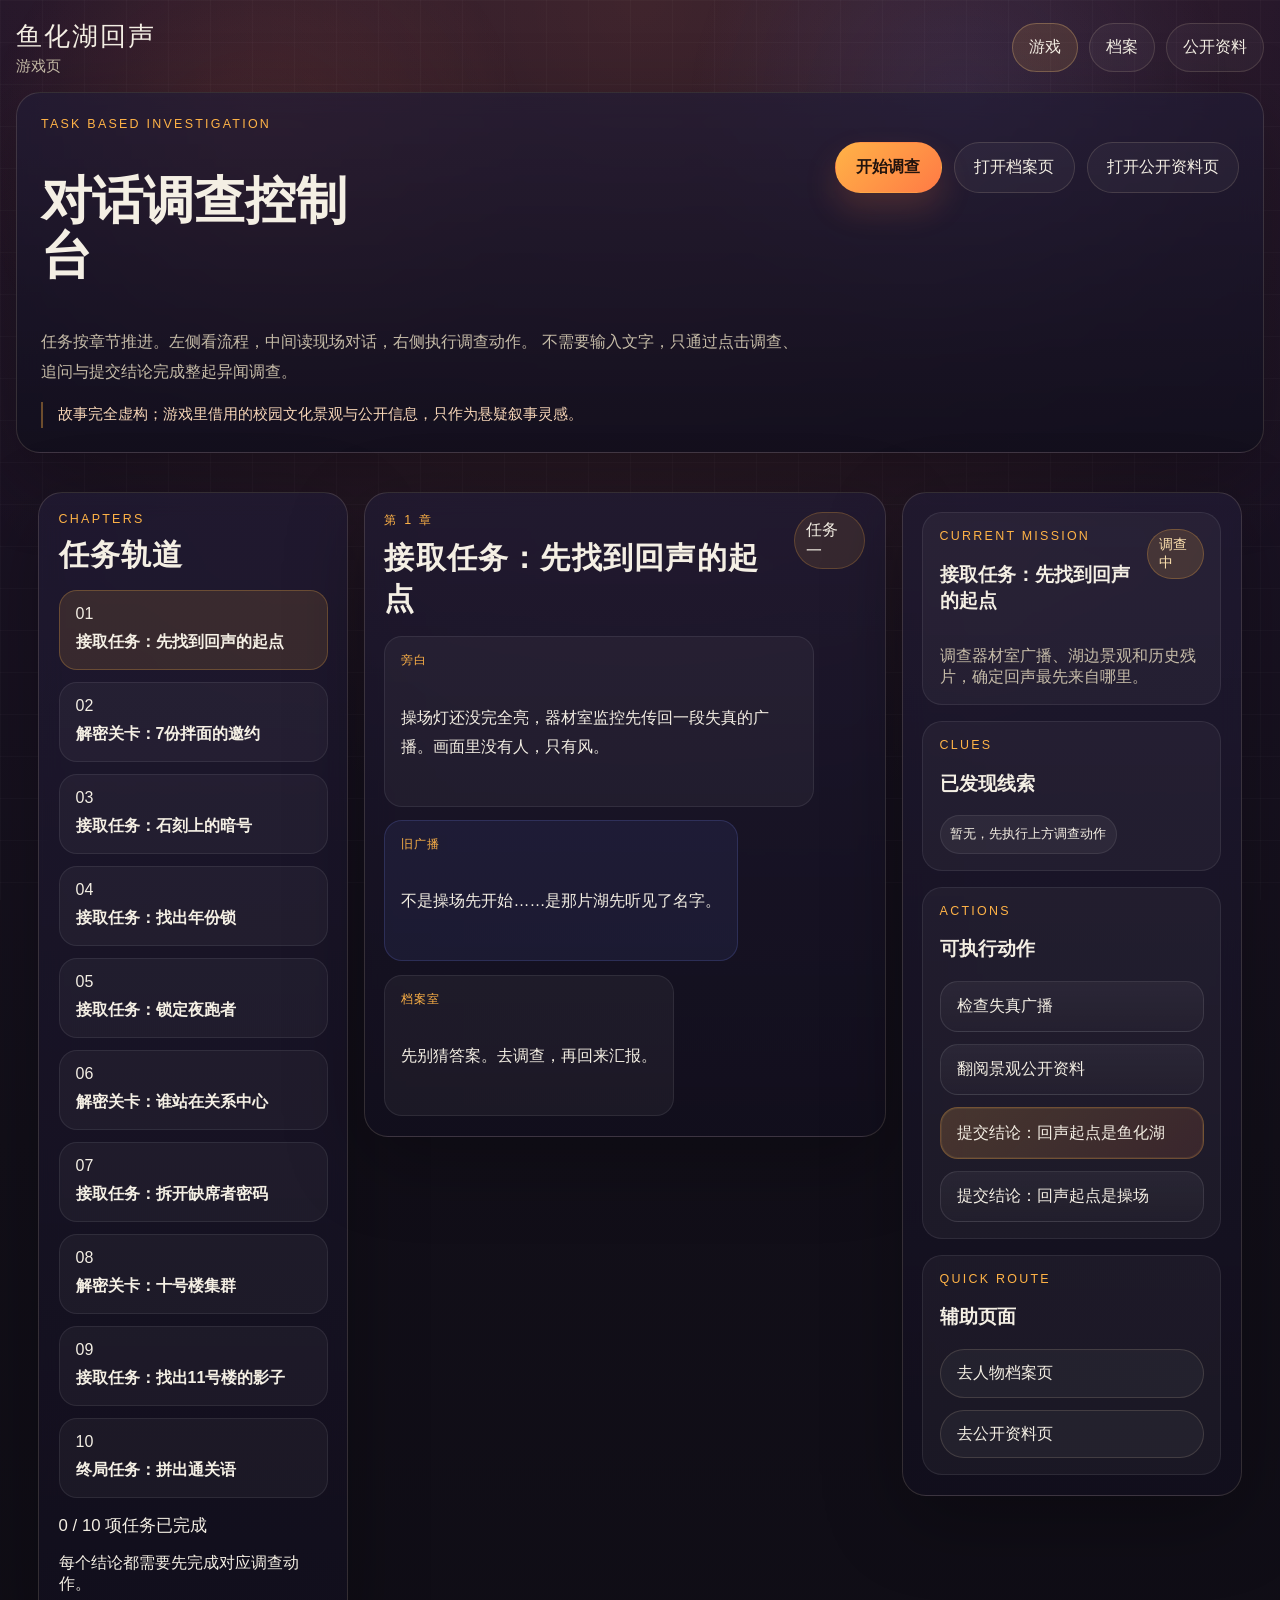
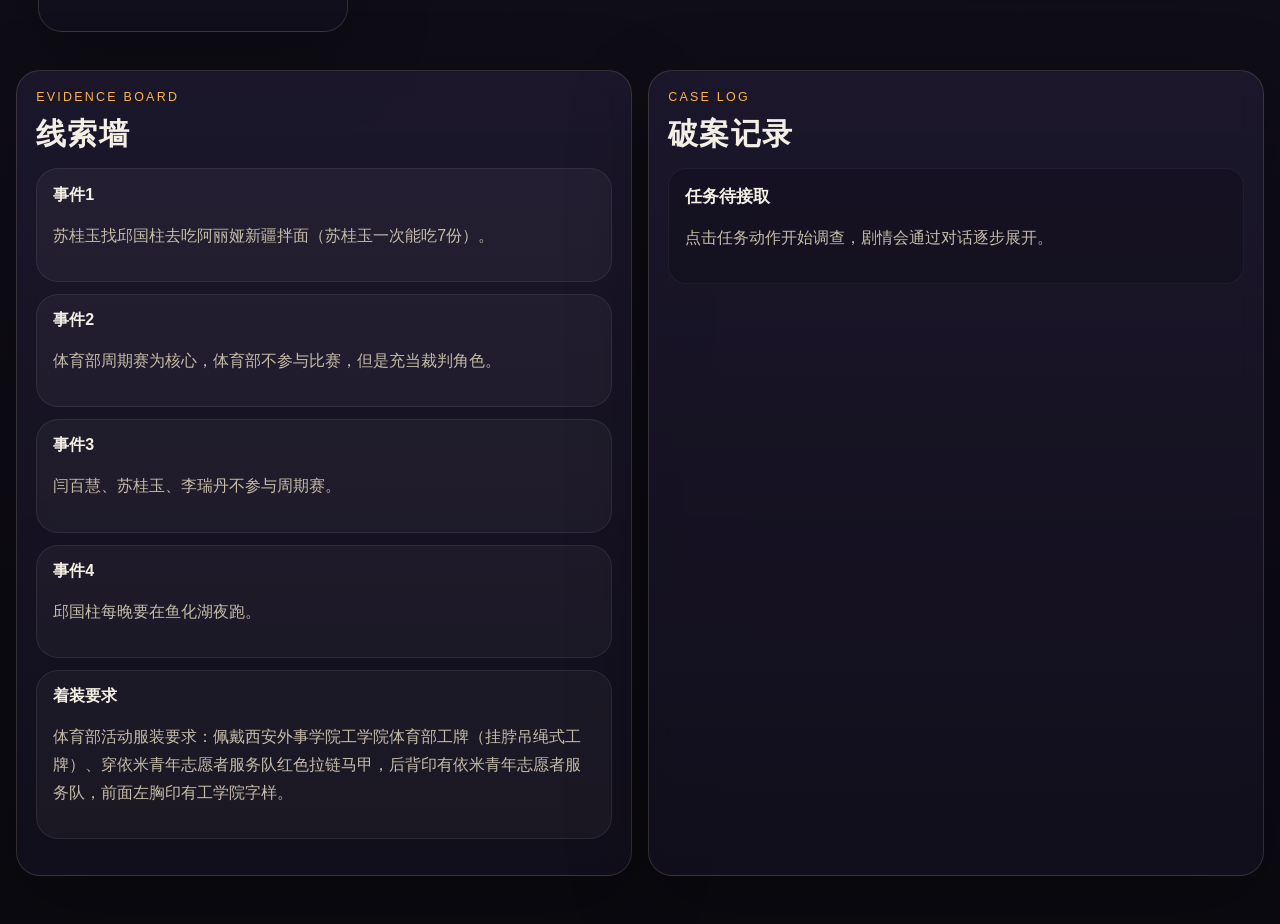
<file: index.html>
<!DOCTYPE html>
<html lang="zh-CN">
  <head>
    <meta charset="UTF-8" />
    <meta name="viewport" content="width=device-width, initial-scale=1.0" />
    <title>鱼化湖回声：游戏</title>
    <link rel="stylesheet" href="./css/style.css">
  </head>
  <body class="site-body">
    <div class="page-bg page-bg-game"></div>

    <header class="site-header">
      <div class="brand-block">
        <a class="brand-mark" href="./index.html">鱼化湖回声</a>
        <p class="brand-sub">游戏页</p>
      </div>
      <nav class="site-nav">
        <a class="nav-link active" href="./index.html">游戏</a>
        <a class="nav-link" href="./archive.html">档案</a>
        <a class="nav-link" href="./public.html">公开资料</a>
      </nav>
    </header>

    <main class="shell">
      <section class="page-hero panel">
        <div>
          <p class="eyebrow">Task Based Investigation</p>
          <h1>对话调查控制台</h1>
          <p class="hero-text">
            任务按章节推进。左侧看流程，中间读现场对话，右侧执行调查动作。
            不需要输入文字，只通过点击调查、追问与提交结论完成整起异闻调查。
          </p>
          <p class="hero-warning">
            故事完全虚构；游戏里借用的校园文化景观与公开信息，只作为悬疑叙事灵感。
          </p>
        </div>
        <div class="hero-actions">
          <button id="start-game" class="primary-btn">开始调查</button>
          <a class="ghost-btn" href="./archive.html">打开档案页</a>
          <a class="ghost-btn" href="./public.html">打开公开资料页</a>
        </div>
      </section>

      <section class="game-layout case-panel">
        <aside class="mission-rail panel">
          <div class="section-head compact">
            <div>
              <p class="eyebrow">Chapters</p>
              <h2>任务轨道</h2>
            </div>
          </div>
          <div id="progress-track" class="rail-track"></div>
          <div class="rail-foot">
            <p id="progress-count" class="progress-count">0 / 7 项任务已完成</p>
            <p class="muted-copy">每个结论都需要先完成对应调查动作。</p>
          </div>
        </aside>

        <section class="console-panel panel">
          <div class="section-head compact">
            <div>
              <p id="puzzle-index" class="eyebrow">第 1 章</p>
              <h2 id="puzzle-title">载入案件中...</h2>
            </div>
            <span id="puzzle-tag" class="status-pill">任务</span>
          </div>

          <div id="dialogue-feed" class="dialogue-feed dialogue-feed-large"></div>

          <article id="final-panel" class="final-panel hidden">
            <p class="eyebrow">Case Closed</p>
            <h2>结案报告</h2>
            <p>
              你顺利找到了伪装链条里的关键人物，也识破了那套借校园历史与夜色回声制造出来的障眼法。
              裁判证被成功追回，周期赛得以按时开始，鱼化湖边的广播杂音却依旧没有完全消失。
            </p>
            <div class="final-answer">
              <span>最终通关语</span>
              <strong>仰信笃志 + 工牌 + 红色拉链马甲</strong>
            </div>
            <button id="restart-btn" class="ghost-btn" type="button">重新游玩</button>
          </article>
        </section>

        <aside class="intel-panel panel">
          <article class="mission-box">
            <div class="mission-head">
              <div>
                <p class="eyebrow">Current Mission</p>
                <h3 id="mission-title">当前任务</h3>
              </div>
              <span id="mission-status" class="mission-status">调查中</span>
            </div>
            <p id="mission-objective" class="mission-objective"></p>
          </article>

          <article class="mission-box">
            <p class="eyebrow">Clues</p>
            <h3>已发现线索</h3>
            <div id="clue-badges" class="clue-badges"></div>
          </article>

          <article class="mission-box">
            <p class="eyebrow">Actions</p>
            <h3>可执行动作</h3>
            <div id="choice-list" class="choice-list choice-list-column"></div>
          </article>

          <article class="mission-box">
            <p class="eyebrow">Quick Route</p>
            <h3>辅助页面</h3>
            <div class="shortcut-list">
              <a class="shortcut-link" href="./archive.html">去人物档案页</a>
              <a class="shortcut-link" href="./public.html">去公开资料页</a>
            </div>
          </article>
        </aside>
      </section>

      <section class="bottom-grid">
        <section class="panel board-panel">
          <div class="section-head compact">
            <div>
              <p class="eyebrow">Evidence Board</p>
              <h2>线索墙</h2>
            </div>
          </div>
          <div id="evidence-list" class="evidence-list"></div>
        </section>

        <section class="panel board-panel">
          <div class="section-head compact">
            <div>
              <p class="eyebrow">Case Log</p>
              <h2>破案记录</h2>
            </div>
          </div>
          <div id="log-list" class="log-list"></div>
        </section>
      </section>
    </main>

    <script src="js/script.js"></script>
  </body>
</html>
</file>
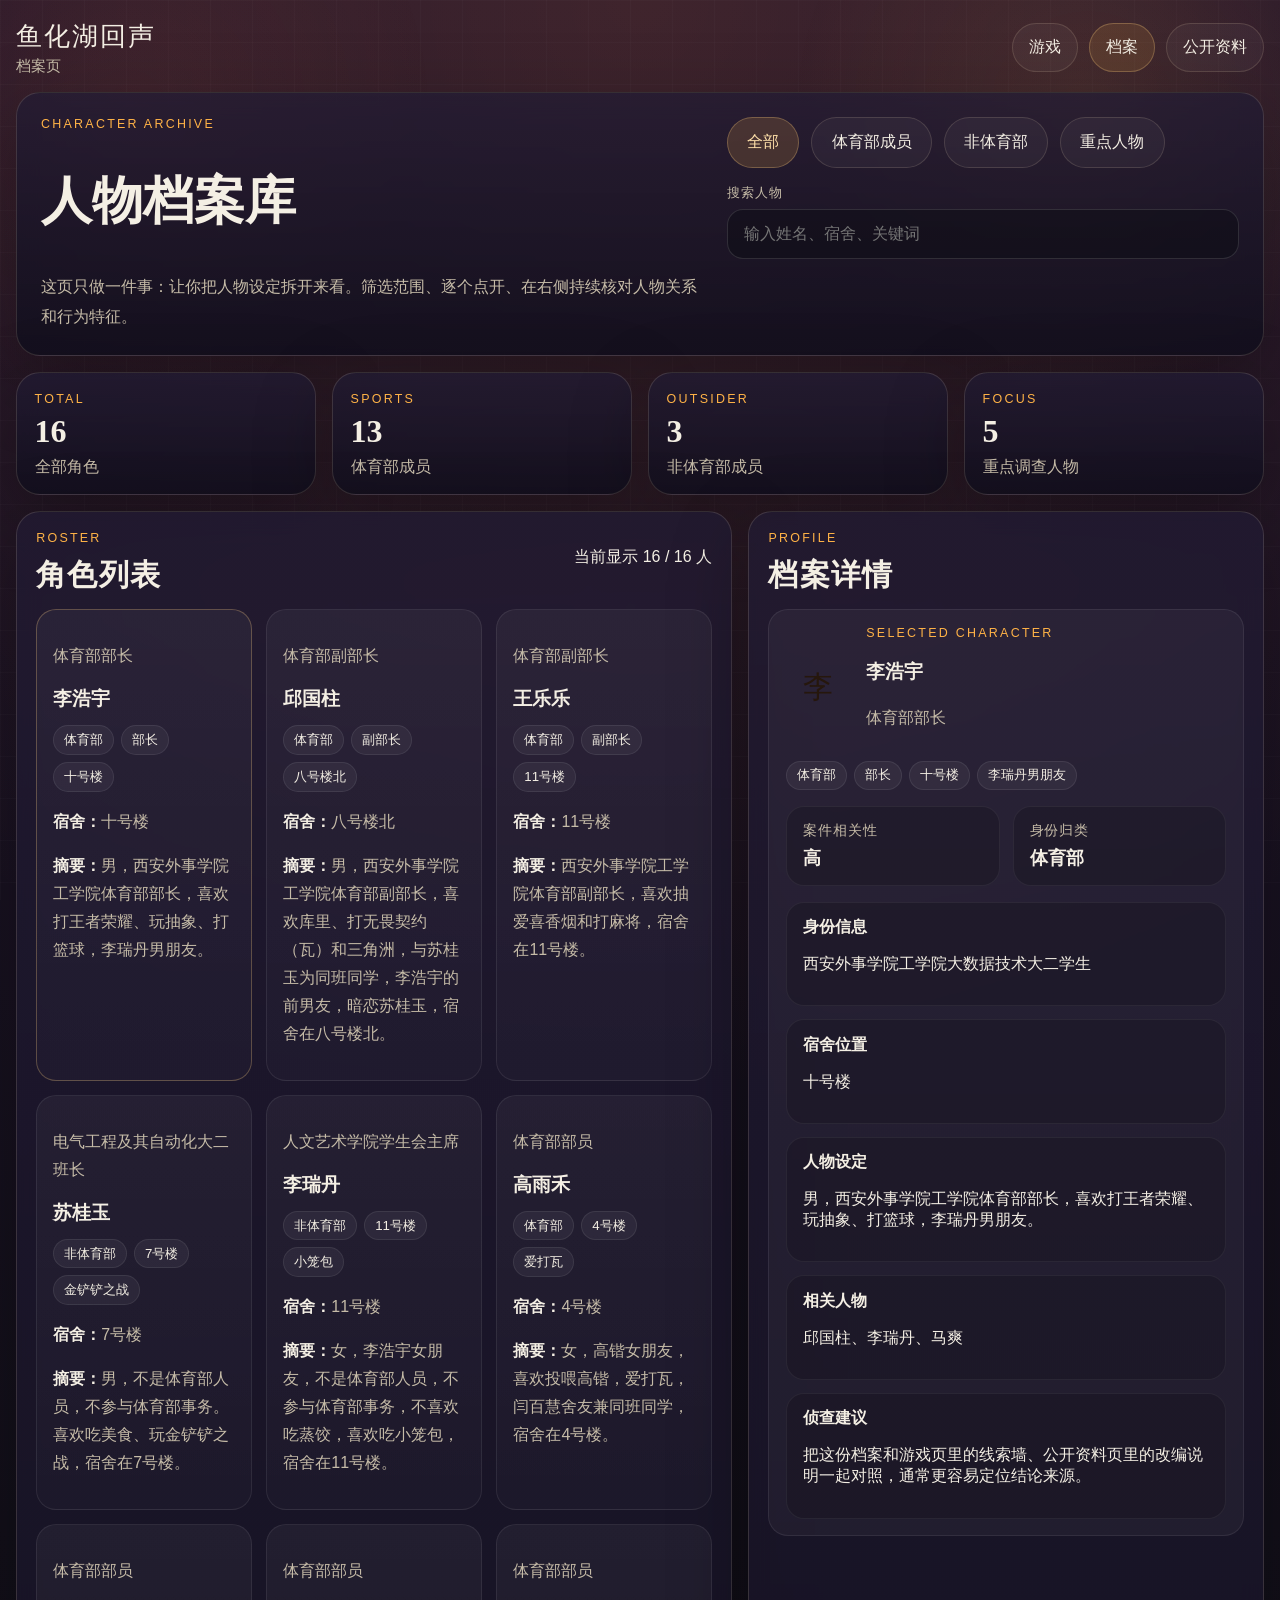
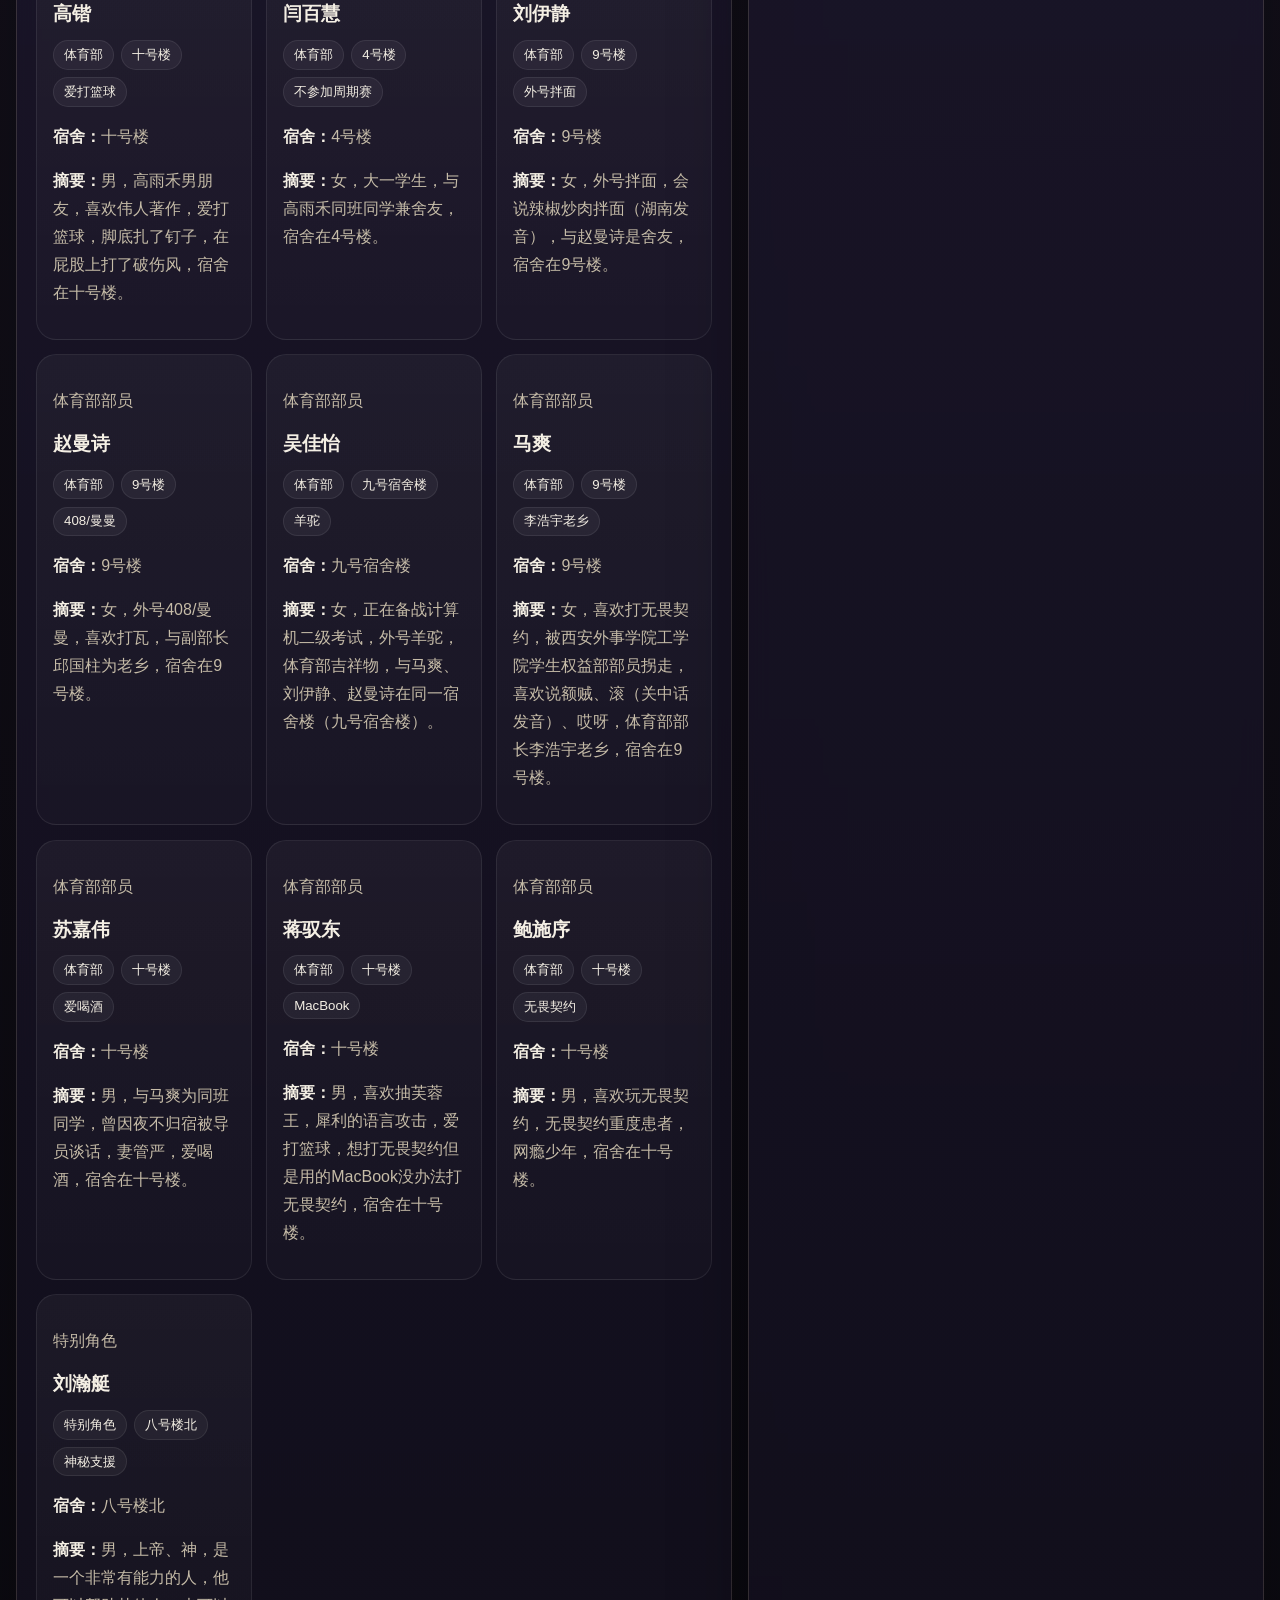
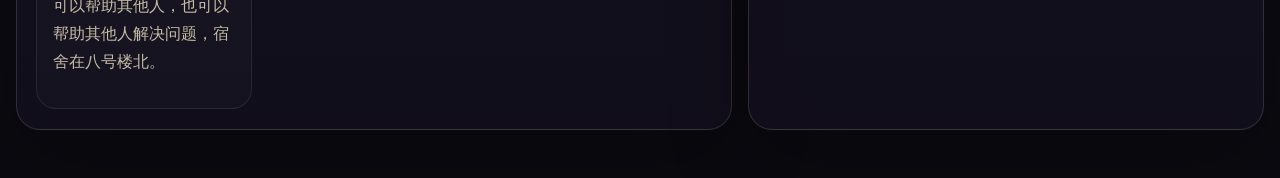
<file: archive.html>
<!DOCTYPE html>
<html lang="zh-CN">
  <head>
    <meta charset="UTF-8" />
    <meta name="viewport" content="width=device-width, initial-scale=1.0" />
    <title>鱼化湖回声：档案</title>
    <link rel="stylesheet" href="./css/style.css" />
  </head>
  <body class="site-body">
    <div class="page-bg page-bg-archive"></div>

    <header class="site-header">
      <div class="brand-block">
        <a class="brand-mark" href="./index.html">鱼化湖回声</a>
        <p class="brand-sub">档案页</p>
      </div>
      <nav class="site-nav">
        <a class="nav-link" href="./index.html">游戏</a>
        <a class="nav-link active" href="./archive.html">档案</a>
        <a class="nav-link" href="./public.html">公开资料</a>
      </nav>
    </header>

    <main class="shell">
      <section class="page-hero panel">
        <div>
          <p class="eyebrow">Character Archive</p>
          <h1>人物档案库</h1>
          <p class="hero-text">
            这页只做一件事：让你把人物设定拆开来看。筛选范围、逐个点开、在右侧持续核对人物关系和行为特征。
          </p>
        </div>
        <div class="archive-hero-tools">
          <div class="filter-group">
            <button class="filter-btn active" data-filter="all">全部</button>
            <button class="filter-btn" data-filter="sports">体育部成员</button>
            <button class="filter-btn" data-filter="outsider">非体育部</button>
            <button class="filter-btn" data-filter="focus">重点人物</button>
          </div>
          <label class="search-wrap" for="character-search">
            <span class="input-label">搜索人物</span>
            <input id="character-search" class="archive-search" type="text" placeholder="输入姓名、宿舍、关键词" />
          </label>
        </div>
      </section>

      <section class="archive-stats">
        <article class="panel stat-card">
          <span class="eyebrow">Total</span>
          <strong id="stat-total">0</strong>
          <p>全部角色</p>
        </article>
        <article class="panel stat-card">
          <span class="eyebrow">Sports</span>
          <strong id="stat-sports">0</strong>
          <p>体育部成员</p>
        </article>
        <article class="panel stat-card">
          <span class="eyebrow">Outsider</span>
          <strong id="stat-outsider">0</strong>
          <p>非体育部成员</p>
        </article>
        <article class="panel stat-card">
          <span class="eyebrow">Focus</span>
          <strong id="stat-focus">0</strong>
          <p>重点调查人物</p>
        </article>
      </section>

      <section class="archive-layout">
        <section class="panel archive-grid-panel">
          <div class="section-head compact">
            <div>
              <p class="eyebrow">Roster</p>
              <h2>角色列表</h2>
            </div>
            <p id="archive-result" class="muted-copy">正在整理名单…</p>
          </div>
          <div id="character-grid" class="character-grid"></div>
        </section>

        <aside class="panel profile-panel">
          <div class="section-head compact">
            <div>
              <p class="eyebrow">Profile</p>
              <h2>档案详情</h2>
            </div>
          </div>
          <div id="profile-sheet" class="profile-sheet"></div>
        </aside>
      </section>
    </main>

    <script src="./js/script.js"></script>
    <script src="./js/archive.js"></script>
  </body>
</html>
</file>
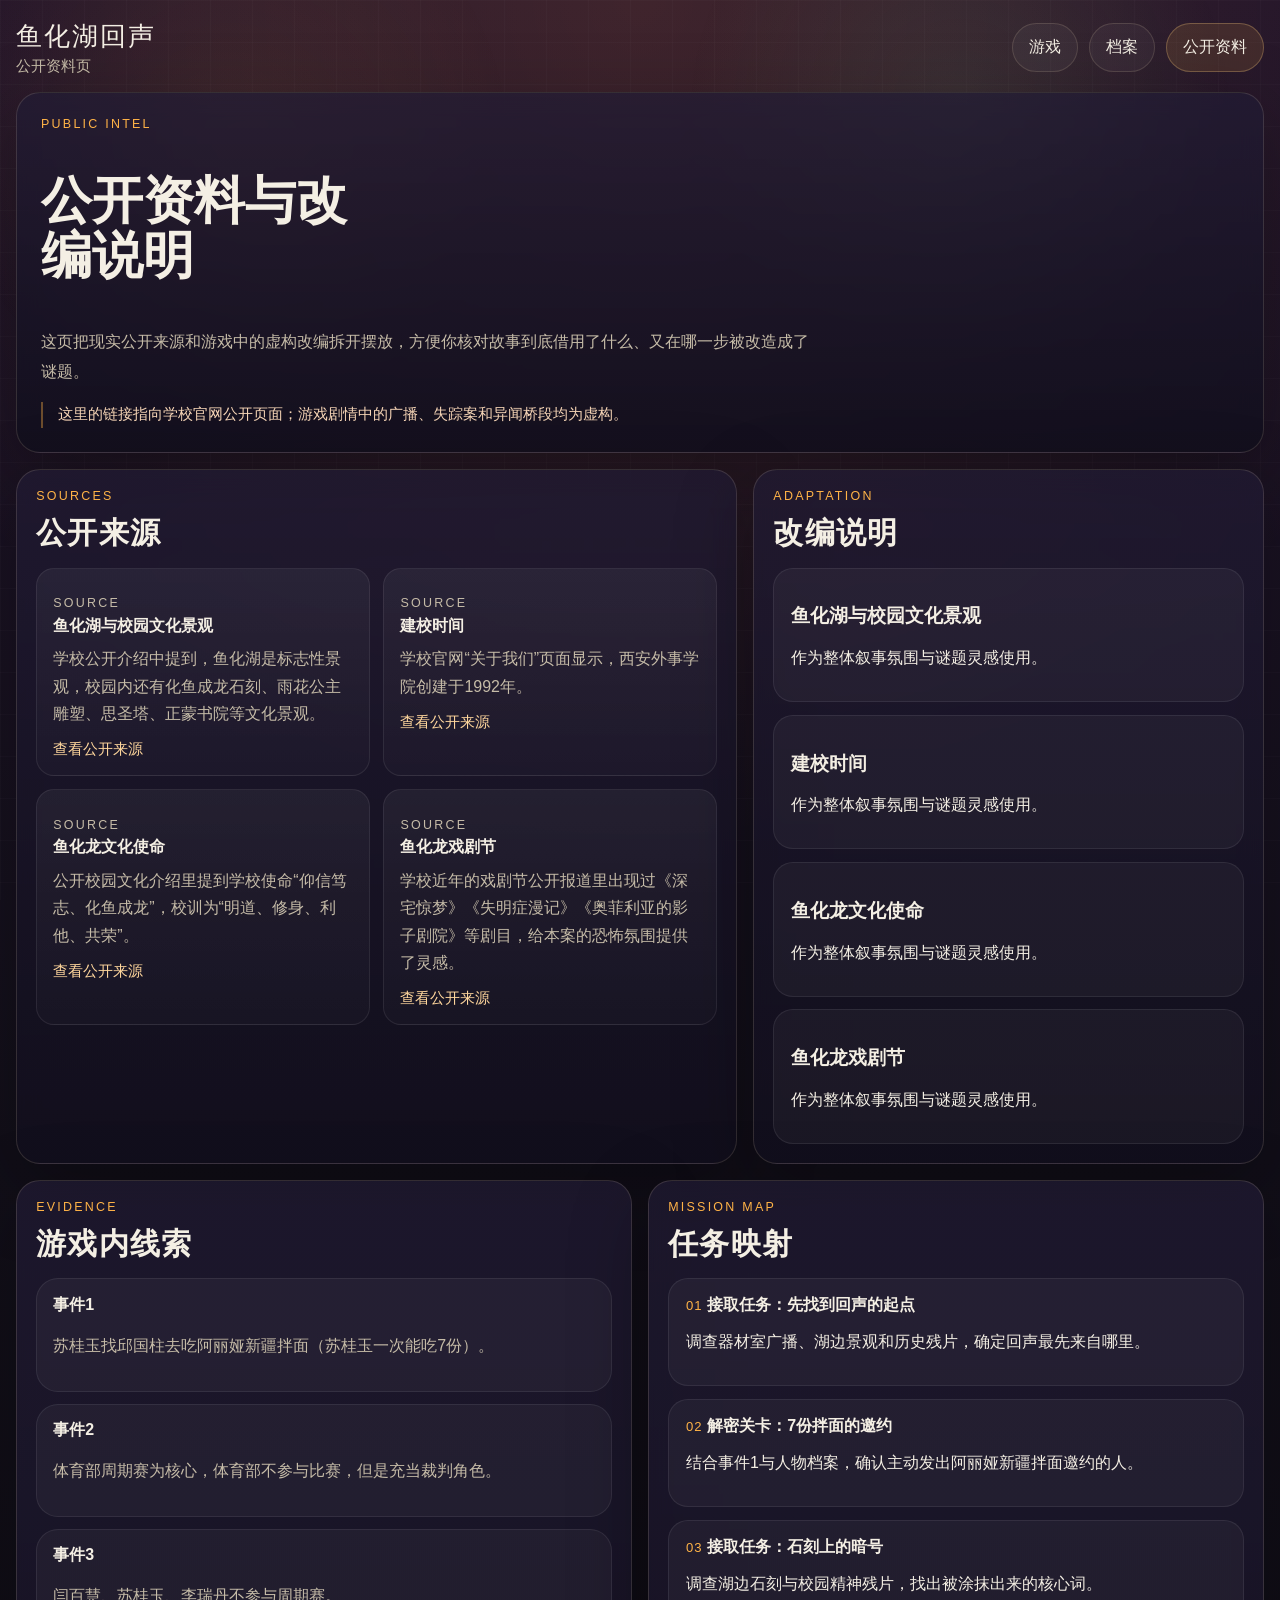
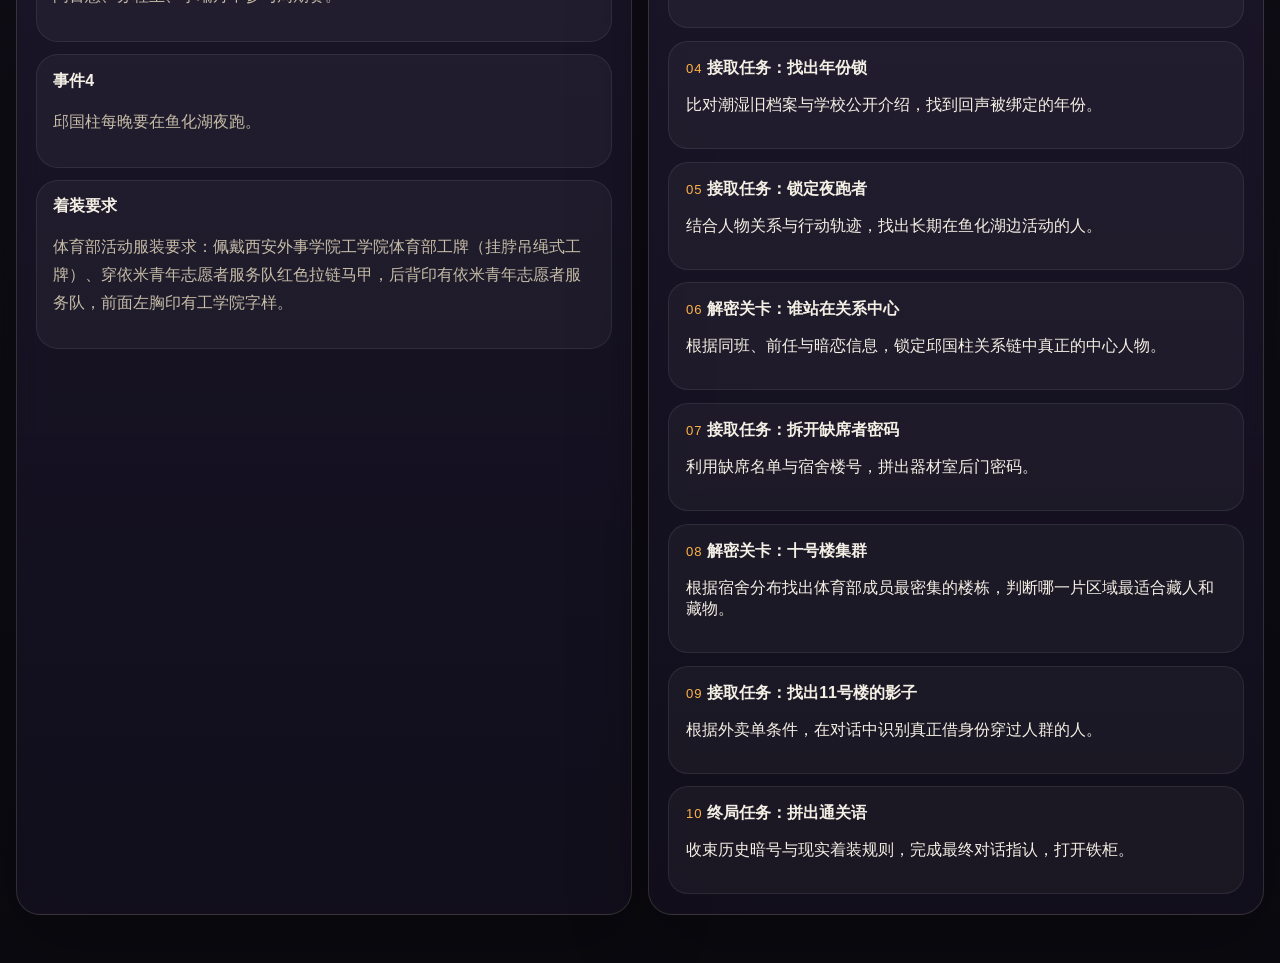
<file: public.html>
<!DOCTYPE html>
<html lang="zh-CN">
  <head>
    <meta charset="UTF-8" />
    <meta name="viewport" content="width=device-width, initial-scale=1.0" />
    <title>鱼化湖回声：公开资料</title>
    <link rel="stylesheet" href="./css/style.css" />
  </head>
  <body class="site-body">
    <div class="page-bg page-bg-public"></div>

    <header class="site-header">
      <div class="brand-block">
        <a class="brand-mark" href="./index.html">鱼化湖回声</a>
        <p class="brand-sub">公开资料页</p>
      </div>
      <nav class="site-nav">
        <a class="nav-link" href="./index.html">游戏</a>
        <a class="nav-link" href="./archive.html">档案</a>
        <a class="nav-link active" href="./public.html">公开资料</a>
      </nav>
    </header>

    <main class="shell">
      <section class="page-hero panel">
        <div>
          <p class="eyebrow">Public Intel</p>
          <h1>公开资料与改编说明</h1>
          <p class="hero-text">
            这页把现实公开来源和游戏中的虚构改编拆开摆放，方便你核对故事到底借用了什么、又在哪一步被改造成了谜题。
          </p>
          <p class="hero-warning">
            这里的链接指向学校官网公开页面；游戏剧情中的广播、失踪案和异闻桥段均为虚构。
          </p>
        </div>
      </section>

      <section class="public-layout">
        <section class="panel public-main">
          <div class="section-head compact">
            <div>
              <p class="eyebrow">Sources</p>
              <h2>公开来源</h2>
            </div>
          </div>
          <div id="lore-list" class="lore-list"></div>
        </section>

        <aside class="panel public-side">
          <div class="section-head compact">
            <div>
              <p class="eyebrow">Adaptation</p>
              <h2>改编说明</h2>
            </div>
          </div>
          <div id="adaptation-list" class="adaptation-list"></div>
        </aside>
      </section>

      <section class="bottom-grid">
        <section class="panel board-panel">
          <div class="section-head compact">
            <div>
              <p class="eyebrow">Evidence</p>
              <h2>游戏内线索</h2>
            </div>
          </div>
          <div id="evidence-list" class="evidence-list"></div>
        </section>

        <section class="panel board-panel">
          <div class="section-head compact">
            <div>
              <p class="eyebrow">Mission Map</p>
              <h2>任务映射</h2>
            </div>
          </div>
          <div id="mission-map" class="mission-map"></div>
        </section>
      </section>
    </main>

    <script src="./js/script.js"></script>
    <script src="./js/public.js"></script>
  </body>
</html>
</file>
<file: css/style.css>
:root {
  --bg: #110f1a;
  --bg-soft: rgba(22, 18, 34, 0.88);
  --panel: rgba(26, 22, 42, 0.8);
  --panel-strong: rgba(33, 27, 52, 0.94);
  --line: rgba(255, 232, 187, 0.14);
  --line-strong: rgba(255, 209, 128, 0.28);
  --text: #f4efe4;
  --muted: #c6bca8;
  --accent: #ffb347;
  --accent-strong: #ff7a45;
  --success: #8bd37f;
  --danger: #ff6b6b;
  --shadow: 0 24px 80px rgba(0, 0, 0, 0.28);
  --radius: 24px;
}

* {
  box-sizing: border-box;
}

html {
  scroll-behavior: smooth;
}

body {
  margin: 0;
  min-height: 100vh;
  background:
    radial-gradient(circle at top, rgba(255, 135, 61, 0.14), transparent 32%),
    linear-gradient(180deg, #20142a 0%, #120f19 45%, #0b0a10 100%);
  color: var(--text);
  font-family: "Microsoft YaHei UI", "PingFang SC", "Noto Sans SC", sans-serif;
  overflow-x: hidden;
  position: relative;
}

button,
input,
a {
  font: inherit;
}

a {
  color: inherit;
  text-decoration: none;
}

.bg-orb {
  position: fixed;
  border-radius: 50%;
  filter: blur(16px);
  pointer-events: none;
  z-index: 0;
}

.bg-orb-1 {
  width: 24rem;
  height: 24rem;
  background: rgba(255, 108, 61, 0.14);
  top: -5rem;
  right: -7rem;
}

.bg-orb-2 {
  width: 20rem;
  height: 20rem;
  background: rgba(255, 197, 86, 0.12);
  bottom: -6rem;
  left: -5rem;
}

.bg-grid {
  position: fixed;
  inset: 0;
  background-image:
    linear-gradient(rgba(255, 255, 255, 0.03) 1px, transparent 1px),
    linear-gradient(90deg, rgba(255, 255, 255, 0.03) 1px, transparent 1px);
  background-size: 44px 44px;
  mask-image: linear-gradient(180deg, rgba(255, 255, 255, 0.46), transparent 80%);
  pointer-events: none;
  z-index: 0;
}

.page-shell {
  position: relative;
  z-index: 1;
  width: min(1180px, calc(100% - 2rem));
  margin: 0 auto;
  padding: 2rem 0 4rem;
}

.panel {
  background: linear-gradient(180deg, rgba(33, 27, 52, 0.72), rgba(18, 15, 29, 0.9));
  border: 1px solid var(--line);
  border-radius: var(--radius);
  box-shadow: var(--shadow);
  backdrop-filter: blur(12px);
}

.hero {
  display: grid;
  grid-template-columns: 1.35fr 0.9fr;
  gap: 1.5rem;
  padding: 2rem;
  overflow: hidden;
}

.hero-copy {
  position: relative;
}

.eyebrow {
  margin: 0 0 0.6rem;
  color: var(--accent);
  text-transform: uppercase;
  letter-spacing: 0.18em;
  font-size: 0.78rem;
}

.hero h1,
.section-head h2,
.puzzle-card h3,
.final-panel h2 {
  margin: 0;
  font-family: "STKaiti", "KaiTi", serif;
  font-weight: 700;
  letter-spacing: 0.04em;
}

.hero h1 {
  font-size: clamp(2.4rem, 5vw, 4.8rem);
  line-height: 1.04;
  max-width: 9ch;
  text-shadow:
    0 0 18px rgba(255, 122, 69, 0.2),
    0 0 42px rgba(255, 122, 69, 0.08);
  animation: slow-flicker 7s linear infinite;
}

.hero-text {
  max-width: 48rem;
  margin: 1.2rem 0 0;
  color: var(--muted);
  line-height: 1.85;
  font-size: 1.02rem;
}

.hero-warning,
.source-disclaimer {
  margin: 1rem 0 0;
  color: #f7d6b7;
  line-height: 1.75;
  font-size: 0.92rem;
}

.hero-warning {
  max-width: 46rem;
  padding-left: 0.95rem;
  border-left: 2px solid rgba(255, 179, 71, 0.38);
}

.hero-actions,
.action-row,
.filter-group {
  display: flex;
  flex-wrap: wrap;
  gap: 0.75rem;
}

.hero-actions {
  margin-top: 1.6rem;
}

.primary-btn,
.ghost-btn,
.filter-btn,
.dialog-close {
  border-radius: 999px;
  border: 1px solid transparent;
  transition:
    transform 180ms ease,
    background 180ms ease,
    border-color 180ms ease,
    box-shadow 180ms ease;
  cursor: pointer;
}

.primary-btn {
  padding: 0.88rem 1.3rem;
  background: linear-gradient(135deg, var(--accent) 0%, var(--accent-strong) 100%);
  color: #21130e;
  font-weight: 700;
  box-shadow: 0 16px 32px rgba(255, 122, 69, 0.18);
}

.ghost-btn,
.filter-btn {
  padding: 0.88rem 1.2rem;
  background: rgba(255, 255, 255, 0.04);
  color: var(--text);
  border-color: var(--line);
}

.primary-btn:hover,
.ghost-btn:hover,
.filter-btn:hover,
.dialog-close:hover {
  transform: translateY(-2px);
}

.filter-btn.active {
  background: rgba(255, 179, 71, 0.16);
  border-color: var(--line-strong);
  color: #ffe1aa;
}

.hero-case {
  display: grid;
  gap: 1rem;
}

.case-note {
  position: relative;
  padding: 1.1rem 1.15rem;
  border-radius: 20px;
  background: rgba(255, 255, 255, 0.04);
  border: 1px solid rgba(255, 255, 255, 0.08);
}

.case-note-primary {
  background: linear-gradient(135deg, rgba(255, 179, 71, 0.14), rgba(255, 122, 69, 0.12));
}

.case-note-label,
.status-title,
.puzzle-index,
.puzzle-tag,
.input-label,
.final-answer span {
  display: block;
  font-size: 0.82rem;
  color: var(--muted);
  letter-spacing: 0.08em;
  text-transform: uppercase;
}

.case-note strong,
.progress-count {
  display: block;
  margin-top: 0.4rem;
  font-size: 1.05rem;
}

.status-strip {
  display: grid;
  grid-template-columns: 1.2fr auto;
  gap: 1rem;
  align-items: center;
  margin-top: 1rem;
  padding: 1.2rem 1.5rem;
}

.progress-track {
  display: grid;
  grid-template-columns: repeat(5, minmax(0, 1fr));
  gap: 0.75rem;
  margin-top: 0.75rem;
}

.progress-step {
  padding: 0.8rem 0.9rem;
  border-radius: 16px;
  background: rgba(255, 255, 255, 0.04);
  border: 1px solid rgba(255, 255, 255, 0.06);
  min-height: 90px;
}

.progress-step.active {
  border-color: rgba(255, 190, 123, 0.3);
  background: rgba(255, 179, 71, 0.12);
}

.progress-step.solved {
  border-color: rgba(139, 211, 127, 0.26);
  background: rgba(139, 211, 127, 0.12);
}

.progress-step strong {
  display: block;
  margin-top: 0.35rem;
  line-height: 1.5;
}

.status-side {
  max-width: 19rem;
  color: var(--muted);
  line-height: 1.65;
}

.workspace {
  display: grid;
  grid-template-columns: 1.05fr 0.95fr;
  gap: 1rem;
  margin-top: 1rem;
}

.archive-panel,
.case-panel {
  padding: 1.4rem;
}

.section-head {
  display: flex;
  justify-content: space-between;
  gap: 1rem;
  align-items: flex-start;
  margin-bottom: 1rem;
}

.section-head.compact {
  margin-bottom: 0.85rem;
}

.section-head h2 {
  font-size: 1.9rem;
}

.character-grid {
  display: grid;
  grid-template-columns: repeat(auto-fit, minmax(210px, 1fr));
  gap: 0.9rem;
}

.character-card {
  padding: 1rem;
  border-radius: 20px;
  background: linear-gradient(180deg, rgba(255, 255, 255, 0.045), rgba(255, 255, 255, 0.02));
  border: 1px solid rgba(255, 255, 255, 0.08);
  cursor: pointer;
  transform: translateY(10px);
  opacity: 0;
  animation: rise-in 500ms ease forwards;
}

.character-card:hover {
  border-color: var(--line-strong);
  box-shadow: 0 20px 40px rgba(0, 0, 0, 0.2);
}

.character-card h3 {
  margin: 0;
  font-size: 1.18rem;
}

.character-meta,
.character-detail,
.evidence-item p,
.puzzle-story,
.puzzle-question,
.feedback-box,
.hint-box,
.log-entry p,
.final-note {
  color: var(--muted);
  line-height: 1.75;
}

.tag-list {
  display: flex;
  flex-wrap: wrap;
  gap: 0.45rem;
  margin: 0.8rem 0;
}

.tag {
  display: inline-flex;
  align-items: center;
  gap: 0.35rem;
  padding: 0.3rem 0.62rem;
  border-radius: 999px;
  background: rgba(255, 255, 255, 0.05);
  border: 1px solid rgba(255, 255, 255, 0.08);
  font-size: 0.83rem;
}

.character-detail strong {
  color: var(--text);
}

.evidence-list {
  display: grid;
  gap: 0.75rem;
  margin-bottom: 1rem;
}

.evidence-item,
.puzzle-card,
.chapter-log,
.final-panel,
.profile-pane,
.warning-panel,
.lore-panel {
  border-radius: 22px;
  background: rgba(255, 255, 255, 0.04);
  border: 1px solid rgba(255, 255, 255, 0.08);
}

.evidence-item {
  padding: 0.95rem 1rem;
}

.evidence-item h3,
.profile-pane h2 {
  margin: 0;
  font-size: 1rem;
}

.puzzle-card {
  padding: 1.2rem;
}

.warning-panel {
  margin-bottom: 1rem;
  padding: 1rem 1.05rem;
  background:
    linear-gradient(135deg, rgba(97, 14, 23, 0.26), rgba(255, 122, 69, 0.05)),
    rgba(255, 255, 255, 0.03);
}

.warning-panel h3 {
  margin: 0;
  font-size: 1.05rem;
}

.warning-panel p:last-child {
  margin: 0.6rem 0 0;
  color: var(--muted);
  line-height: 1.75;
}

.puzzle-meta {
  display: flex;
  justify-content: space-between;
  gap: 1rem;
}

.puzzle-card h3 {
  margin-top: 0.65rem;
  font-size: 1.9rem;
}

.puzzle-question {
  color: var(--text);
  font-size: 1.02rem;
}

.dialogue-feed {
  display: grid;
  gap: 0.85rem;
  margin-top: 1rem;
  max-height: 29rem;
  overflow-y: auto;
  padding-right: 0.25rem;
}

.message {
  display: grid;
  gap: 0.32rem;
  max-width: 90%;
  padding: 0.92rem 1rem;
  border-radius: 18px;
  border: 1px solid rgba(255, 255, 255, 0.08);
  background: rgba(255, 255, 255, 0.04);
}

.message-speaker {
  font-size: 0.78rem;
  letter-spacing: 0.08em;
  text-transform: uppercase;
  color: var(--accent);
}

.message-text {
  color: var(--text);
  line-height: 1.8;
}

.message.narrator,
.message.system,
.message.echo,
.message.clerk {
  justify-self: start;
}

.message.player {
  justify-self: end;
  background: linear-gradient(135deg, rgba(255, 179, 71, 0.16), rgba(255, 122, 69, 0.12));
  border-color: rgba(255, 190, 123, 0.28);
}

.message.system {
  background: rgba(139, 211, 127, 0.08);
  border-color: rgba(139, 211, 127, 0.18);
}

.message.error {
  background: rgba(255, 107, 107, 0.08);
  border-color: rgba(255, 107, 107, 0.18);
}

.message.echo {
  background: rgba(121, 140, 255, 0.08);
  border-color: rgba(121, 140, 255, 0.18);
}

.message.clerk {
  background: rgba(255, 255, 255, 0.045);
}

.composer-panel {
  margin-top: 1rem;
  padding: 1rem;
  border-radius: 18px;
  background: rgba(0, 0, 0, 0.18);
  border: 1px solid rgba(255, 255, 255, 0.06);
}

.question-prompt {
  margin: 0 0 0.7rem;
  color: var(--text);
  line-height: 1.75;
}

.mission-panel {
  margin-top: 1rem;
  padding: 1rem;
  border-radius: 18px;
  background: rgba(0, 0, 0, 0.22);
  border: 1px solid rgba(255, 255, 255, 0.06);
}

.mission-head {
  display: flex;
  justify-content: space-between;
  align-items: flex-start;
  gap: 1rem;
  margin-bottom: 0.85rem;
}

.mission-head h4 {
  margin: 0;
  font-size: 1.05rem;
}

.mission-status {
  padding: 0.38rem 0.68rem;
  border-radius: 999px;
  background: rgba(255, 179, 71, 0.14);
  border: 1px solid rgba(255, 179, 71, 0.26);
  color: #ffe3b0;
  font-size: 0.86rem;
}

.clue-badges,
.choice-list {
  display: flex;
  flex-wrap: wrap;
  gap: 0.75rem;
}

.clue-badges {
  min-height: 2.4rem;
}

.choice-list {
  margin-top: 0.2rem;
}

.clue-badge {
  display: inline-flex;
  align-items: center;
  padding: 0.46rem 0.72rem;
  border-radius: 999px;
  background: rgba(139, 211, 127, 0.1);
  border: 1px solid rgba(139, 211, 127, 0.2);
  color: #def7d9;
  font-size: 0.88rem;
}

.choice-btn {
  min-width: 12rem;
  padding: 0.88rem 1rem;
  border-radius: 18px;
  text-align: left;
  border: 1px solid rgba(255, 255, 255, 0.1);
  background: linear-gradient(180deg, rgba(255, 255, 255, 0.05), rgba(255, 255, 255, 0.02));
  color: var(--text);
  cursor: pointer;
  transition:
    transform 180ms ease,
    border-color 180ms ease,
    background 180ms ease;
}

.choice-btn:hover:not(:disabled) {
  transform: translateY(-2px);
  border-color: rgba(255, 190, 123, 0.28);
  background: linear-gradient(180deg, rgba(255, 179, 71, 0.1), rgba(255, 255, 255, 0.03));
}

.choice-btn:disabled {
  cursor: not-allowed;
  opacity: 0.48;
}

.choice-btn.primary {
  background: linear-gradient(135deg, rgba(255, 179, 71, 0.18), rgba(255, 122, 69, 0.12));
  border-color: rgba(255, 179, 71, 0.26);
}

.choice-btn[title] {
  box-shadow: inset 0 0 0 1px rgba(255, 209, 128, 0.08);
}

.answer-input {
  width: 100%;
  margin-top: 0.5rem;
  padding: 0.95rem 1rem;
  border-radius: 16px;
  border: 1px solid rgba(255, 255, 255, 0.12);
  background: rgba(8, 10, 16, 0.4);
  color: var(--text);
}

.answer-input:focus {
  outline: none;
  border-color: rgba(255, 190, 123, 0.45);
  box-shadow: 0 0 0 4px rgba(255, 190, 123, 0.08);
}

.action-row {
  margin-top: 1rem;
}

.chapter-log,
.final-panel {
  margin-top: 1rem;
  padding: 1.2rem;
}

.log-list {
  display: grid;
  gap: 0.8rem;
}

.log-entry {
  padding: 0.95rem 1rem;
  border-radius: 18px;
  background: rgba(0, 0, 0, 0.16);
  border: 1px solid rgba(255, 255, 255, 0.05);
}

.log-entry strong,
.final-answer strong {
  display: block;
  color: var(--text);
  font-size: 1.05rem;
}

.final-panel {
  background: linear-gradient(135deg, rgba(255, 179, 71, 0.12), rgba(255, 122, 69, 0.12));
}

.lore-panel {
  margin-top: 1rem;
  padding: 1.4rem;
}

.lore-list {
  display: grid;
  grid-template-columns: repeat(auto-fit, minmax(220px, 1fr));
  gap: 0.85rem;
}

.lore-card {
  padding: 1rem;
  border-radius: 18px;
  background:
    linear-gradient(180deg, rgba(255, 255, 255, 0.05), rgba(255, 255, 255, 0.02));
  border: 1px solid rgba(255, 255, 255, 0.08);
}

.lore-card h3 {
  margin: 0;
  font-size: 1.02rem;
}

.lore-card p {
  margin: 0.55rem 0 0;
  color: var(--muted);
  line-height: 1.7;
}

.lore-card a {
  display: inline-block;
  margin-top: 0.8rem;
  color: #ffd79d;
  font-size: 0.92rem;
}

.final-answer {
  margin: 1.15rem 0;
  padding: 1rem 1.1rem;
  border-radius: 18px;
  background: rgba(18, 15, 29, 0.38);
  border: 1px solid rgba(255, 255, 255, 0.08);
}

.profile-dialog {
  width: min(760px, calc(100% - 1rem));
  border: none;
  padding: 0;
  background: transparent;
}

.profile-dialog::backdrop {
  background: rgba(4, 5, 9, 0.7);
  backdrop-filter: blur(6px);
}

.profile-pane {
  position: relative;
  padding: 1.5rem;
  background: linear-gradient(180deg, rgba(33, 27, 52, 0.96), rgba(15, 13, 24, 0.98));
  box-shadow: var(--shadow);
}

.dialog-close {
  position: absolute;
  top: 0.85rem;
  right: 0.85rem;
  width: 2.25rem;
  height: 2.25rem;
  color: var(--text);
  background: rgba(255, 255, 255, 0.06);
  border-color: rgba(255, 255, 255, 0.08);
}

.dialog-grid {
  display: grid;
  grid-template-columns: 1fr 1fr;
  gap: 0.9rem;
  margin-top: 1rem;
}

.dialog-section {
  padding: 0.95rem 1rem;
  border-radius: 18px;
  background: rgba(255, 255, 255, 0.04);
  border: 1px solid rgba(255, 255, 255, 0.07);
}

.dialog-section p {
  margin: 0.35rem 0 0;
  color: var(--muted);
  line-height: 1.7;
}

.hidden {
  display: none !important;
}

@keyframes rise-in {
  from {
    opacity: 0;
    transform: translateY(12px);
  }

  to {
    opacity: 1;
    transform: translateY(0);
  }
}

@keyframes slow-flicker {
  0%,
  19%,
  21%,
  63%,
  65%,
  100% {
    opacity: 1;
  }

  20%,
  64% {
    opacity: 0.92;
  }
}

@media (max-width: 980px) {
  .hero,
  .workspace,
  .status-strip {
    grid-template-columns: 1fr;
  }

  .status-side {
    max-width: none;
  }
}

@media (max-width: 640px) {
  .page-shell {
    width: min(100% - 1rem, 1180px);
    padding-top: 0.7rem;
  }

  .hero,
  .archive-panel,
  .case-panel,
  .status-strip {
    padding: 1rem;
  }

  .hero h1 {
    max-width: none;
  }

  .progress-track,
  .dialog-grid {
    grid-template-columns: 1fr;
  }

  .puzzle-meta,
  .section-head {
    flex-direction: column;
  }
}

.site-body {
  position: relative;
}

.page-bg {
  position: fixed;
  inset: 0;
  z-index: 0;
  pointer-events: none;
  background-image:
    radial-gradient(circle at 14% 14%, rgba(255, 140, 79, 0.14), transparent 24%),
    radial-gradient(circle at 82% 10%, rgba(255, 206, 123, 0.1), transparent 20%),
    linear-gradient(rgba(255, 255, 255, 0.025) 1px, transparent 1px),
    linear-gradient(90deg, rgba(255, 255, 255, 0.025) 1px, transparent 1px);
  background-size: auto, auto, 42px 42px, 42px 42px;
}

.page-bg-game {
  background-image:
    radial-gradient(circle at 75% 12%, rgba(121, 140, 255, 0.12), transparent 22%),
    radial-gradient(circle at 20% 18%, rgba(255, 122, 69, 0.12), transparent 22%),
    linear-gradient(rgba(255, 255, 255, 0.024) 1px, transparent 1px),
    linear-gradient(90deg, rgba(255, 255, 255, 0.024) 1px, transparent 1px);
}

.page-bg-archive {
  background-image:
    radial-gradient(circle at 85% 12%, rgba(255, 179, 71, 0.1), transparent 22%),
    radial-gradient(circle at 10% 12%, rgba(255, 122, 69, 0.08), transparent 22%),
    linear-gradient(rgba(255, 255, 255, 0.02) 1px, transparent 1px),
    linear-gradient(90deg, rgba(255, 255, 255, 0.02) 1px, transparent 1px);
}

.page-bg-public {
  background-image:
    radial-gradient(circle at 75% 12%, rgba(138, 209, 138, 0.1), transparent 22%),
    radial-gradient(circle at 18% 16%, rgba(255, 179, 71, 0.08), transparent 22%),
    linear-gradient(rgba(255, 255, 255, 0.02) 1px, transparent 1px),
    linear-gradient(90deg, rgba(255, 255, 255, 0.02) 1px, transparent 1px);
}

.site-header,
.shell {
  position: relative;
  z-index: 1;
}

.site-header {
  width: min(1280px, calc(100% - 2rem));
  margin: 0 auto;
  padding: 1.2rem 0 0;
  display: flex;
  justify-content: space-between;
  gap: 1rem;
  align-items: center;
}

.shell {
  width: min(1280px, calc(100% - 2rem));
  margin: 0 auto;
  padding: 1rem 0 3rem;
}

.brand-mark {
  display: inline-block;
  font-family: "STKaiti", "KaiTi", serif;
  font-size: 1.6rem;
  letter-spacing: 0.08em;
}

.brand-sub {
  margin: 0.15rem 0 0;
  color: var(--muted);
  font-size: 0.92rem;
}

.site-nav {
  display: flex;
  flex-wrap: wrap;
  gap: 0.7rem;
}

.nav-link,
.shortcut-link {
  padding: 0.8rem 1rem;
  border-radius: 999px;
  border: 1px solid var(--line);
  background: rgba(255, 255, 255, 0.04);
}

.nav-link:hover,
.shortcut-link:hover {
  transform: translateY(-2px);
}

.nav-link.active {
  border-color: var(--line-strong);
  background: rgba(255, 179, 71, 0.12);
}

.page-hero {
  display: flex;
  justify-content: space-between;
  gap: 1rem;
  align-items: flex-start;
  padding: 1.5rem;
}

.page-hero h1 {
  font-size: clamp(2.2rem, 4vw, 3.8rem);
  line-height: 1.08;
  max-width: 11ch;
}

.game-layout {
  display: grid;
  grid-template-columns: 0.82fr 1.38fr 0.9fr;
  gap: 1rem;
  margin-top: 1rem;
  align-items: start;
}

.mission-rail,
.console-panel,
.intel-panel,
.archive-grid-panel,
.profile-panel,
.public-main,
.public-side,
.board-panel {
  padding: 1.2rem;
}

.rail-track {
  display: grid;
  gap: 0.75rem;
}

.rail-step {
  padding: 0.9rem 1rem;
  border-radius: 18px;
  background: rgba(255, 255, 255, 0.04);
  border: 1px solid rgba(255, 255, 255, 0.08);
}

.rail-step.active {
  background: rgba(255, 179, 71, 0.12);
  border-color: rgba(255, 179, 71, 0.25);
}

.rail-step.solved {
  background: rgba(138, 209, 138, 0.11);
  border-color: rgba(138, 209, 138, 0.22);
}

.rail-step strong {
  display: block;
  margin-top: 0.35rem;
  line-height: 1.6;
}

.rail-foot {
  margin-top: 1rem;
}

.status-pill {
  padding: 0.42rem 0.72rem;
  border-radius: 999px;
  border: 1px solid rgba(255, 179, 71, 0.22);
  background: rgba(255, 179, 71, 0.1);
}

.dialogue-feed-large {
  min-height: 30rem;
  max-height: 36rem;
}

.mission-objective {
  margin: 0.5rem 0 0;
  color: var(--muted);
}

.mission-box {
  padding: 1rem 1.05rem;
  border-radius: 20px;
  background: rgba(255, 255, 255, 0.04);
  border: 1px solid rgba(255, 255, 255, 0.08);
}

.mission-box + .mission-box {
  margin-top: 1rem;
}

.mission-status.done {
  color: #d7f6d1;
  background: rgba(138, 209, 138, 0.12);
  border-color: rgba(138, 209, 138, 0.24);
}

.choice-list-column {
  flex-direction: column;
}

.choice-list-column .choice-btn {
  width: 100%;
}

.shortcut-list {
  display: grid;
  gap: 0.75rem;
}

.bottom-grid,
.archive-layout,
.public-layout {
  display: grid;
  gap: 1rem;
  margin-top: 1rem;
}

.bottom-grid {
  grid-template-columns: 1fr 1fr;
}

.archive-layout {
  grid-template-columns: 1.25fr 0.9fr;
}

.archive-stats {
  display: grid;
  grid-template-columns: repeat(4, minmax(0, 1fr));
  gap: 1rem;
  margin-top: 1rem;
}

.stat-card {
  padding: 1rem 1.1rem;
}

.stat-card strong {
  display: block;
  margin-top: 0.35rem;
  font-size: 2rem;
  font-family: "STKaiti", "KaiTi", serif;
}

.stat-card p {
  margin: 0.45rem 0 0;
  color: var(--muted);
}

.archive-hero-tools {
  display: grid;
  gap: 1rem;
  min-width: min(100%, 32rem);
}

.search-wrap {
  display: grid;
  gap: 0.45rem;
}

.archive-search {
  width: 100%;
  padding: 0.95rem 1rem;
  border-radius: 16px;
  border: 1px solid rgba(255, 255, 255, 0.12);
  background: rgba(8, 10, 16, 0.4);
  color: var(--text);
}

.archive-search:focus {
  outline: none;
  border-color: rgba(255, 190, 123, 0.45);
  box-shadow: 0 0 0 4px rgba(255, 190, 123, 0.08);
}

.public-layout {
  grid-template-columns: 1.2fr 0.85fr;
}

.profile-sheet {
  min-height: 28rem;
}

.profile-card-main {
  padding: 1rem 1.05rem;
  border-radius: 20px;
  background: rgba(255, 255, 255, 0.04);
  border: 1px solid rgba(255, 255, 255, 0.08);
}

.profile-hero {
  display: flex;
  align-items: center;
  gap: 1rem;
}

.profile-avatar {
  width: 4rem;
  height: 4rem;
  border-radius: 18px;
  display: grid;
  place-items: center;
  font-family: "STKaiti", "KaiTi", serif;
  font-size: 1.9rem;
  color: #26170c;
  background: linear-gradient(135deg, var(--accent) 0%, var(--accent-2) 100%);
}

.profile-summary-row {
  display: grid;
  grid-template-columns: 1fr 1fr;
  gap: 0.8rem;
  margin-top: 1rem;
}

.profile-metric {
  padding: 0.9rem 1rem;
  border-radius: 18px;
  background: rgba(0, 0, 0, 0.16);
  border: 1px solid rgba(255, 255, 255, 0.06);
}

.profile-metric span {
  display: block;
  color: var(--muted);
  font-size: 0.85rem;
  letter-spacing: 0.06em;
}

.profile-metric strong {
  display: block;
  margin-top: 0.35rem;
  font-size: 1.15rem;
}

.empty-card {
  padding: 1.2rem;
  border-radius: 20px;
  background: rgba(255, 255, 255, 0.04);
  border: 1px solid rgba(255, 255, 255, 0.08);
}

.empty-card strong {
  display: block;
  margin-bottom: 0.4rem;
}

.empty-card p {
  margin: 0;
  color: var(--muted);
}

.detail-grid {
  display: grid;
  gap: 0.8rem;
  margin-top: 1rem;
}

.detail-block {
  padding: 0.9rem 1rem;
  border-radius: 18px;
  background: rgba(0, 0, 0, 0.16);
  border: 1px solid rgba(255, 255, 255, 0.06);
}

.character-card.selected {
  border-color: var(--line-strong);
}

.adaptation-list,
.mission-map {
  display: grid;
  gap: 0.8rem;
}

.adapt-card,
.map-card {
  padding: 1rem 1.05rem;
  border-radius: 20px;
  background: rgba(255, 255, 255, 0.04);
  border: 1px solid rgba(255, 255, 255, 0.08);
}

.map-card span {
  color: var(--accent);
  font-size: 0.82rem;
  letter-spacing: 0.08em;
}

@media (max-width: 1100px) {
  .game-layout,
  .bottom-grid,
  .archive-layout,
  .public-layout,
  .archive-stats {
    grid-template-columns: 1fr;
  }
}

@media (max-width: 760px) {
  .site-header,
  .page-hero {
    flex-direction: column;
    align-items: stretch;
  }

  .shell,
  .site-header {
    width: min(100% - 1rem, 1280px);
  }

  .nav-link {
    flex: 1 1 calc(50% - 0.7rem);
    text-align: center;
  }
}
</file>
